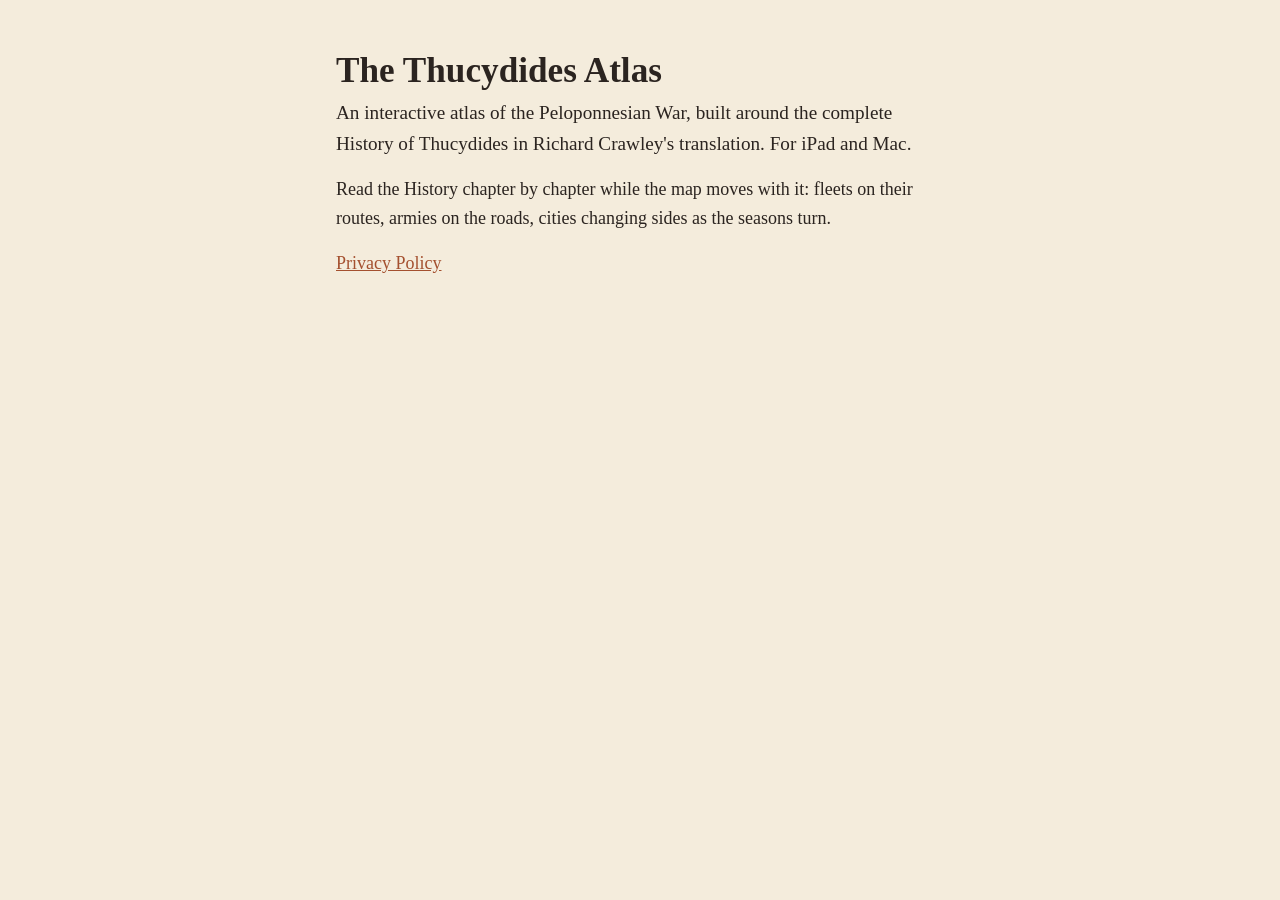
<file: index.html>
<!doctype html>
<html lang="en">
<head>
<meta charset="utf-8">
<meta name="viewport" content="width=device-width, initial-scale=1">
<title>The Thucydides Atlas</title>
<meta name="description" content="An interactive atlas of the Peloponnesian War, built around the History of Thucydides, for iPad and Mac.">
<link rel="stylesheet" href="style.css">
</head>
<body>
<main>
  <h1>The Thucydides Atlas</h1>
  <p class="lede">An interactive atlas of the Peloponnesian War, built around the complete History of Thucydides in Richard Crawley's translation. For iPad and Mac.</p>
  <p>Read the History chapter by chapter while the map moves with it: fleets on their routes, armies on the roads, cities changing sides as the seasons turn.</p>
  <p><a href="privacy.html">Privacy Policy</a></p>
</main>
</body>
</html>
</file>
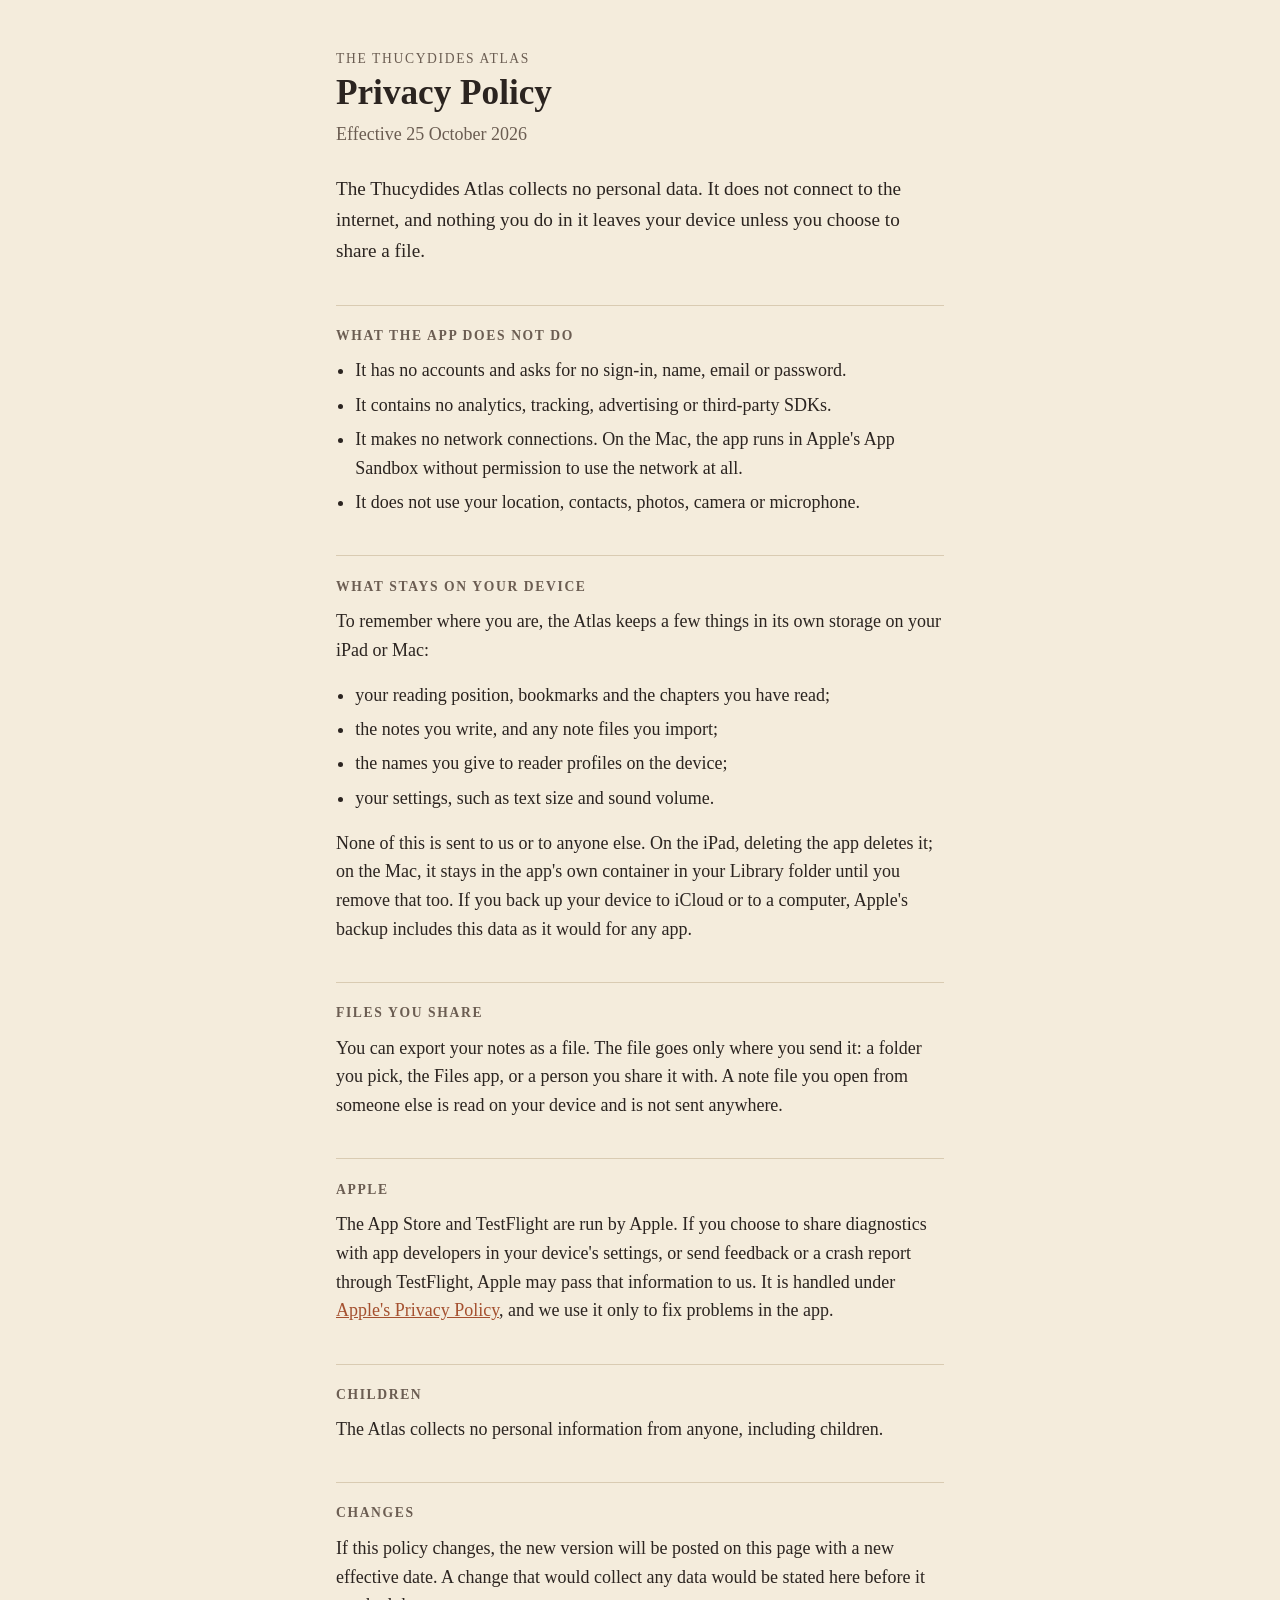
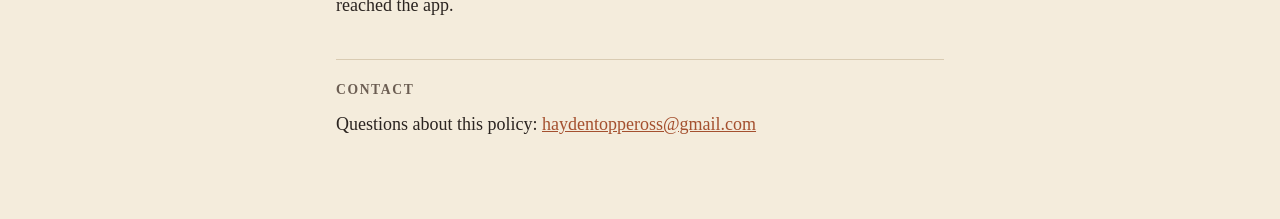
<file: privacy.html>
<!doctype html>
<html lang="en">
<head>
<meta charset="utf-8">
<meta name="viewport" content="width=device-width, initial-scale=1">
<title>Privacy Policy · The Thucydides Atlas</title>
<meta name="description" content="The Thucydides Atlas collects no personal data. It works offline, with no accounts, no analytics and no advertising.">
<link rel="stylesheet" href="style.css">
</head>
<body>
<main>
  <p class="eyebrow"><a href="./">The Thucydides Atlas</a></p>
  <h1>Privacy Policy</h1>
  <p class="date">Effective 25 October 2026</p>

  <p class="lede">The Thucydides Atlas collects no personal data. It does not connect to the internet, and nothing you do in it leaves your device unless you choose to share a file.</p>

  <h2>What the app does not do</h2>
  <ul>
    <li>It has no accounts and asks for no sign-in, name, email or password.</li>
    <li>It contains no analytics, tracking, advertising or third-party SDKs.</li>
    <li>It makes no network connections. On the Mac, the app runs in Apple's App Sandbox without permission to use the network at all.</li>
    <li>It does not use your location, contacts, photos, camera or microphone.</li>
  </ul>

  <h2>What stays on your device</h2>
  <p>To remember where you are, the Atlas keeps a few things in its own storage on your iPad or Mac:</p>
  <ul>
    <li>your reading position, bookmarks and the chapters you have read;</li>
    <li>the notes you write, and any note files you import;</li>
    <li>the names you give to reader profiles on the device;</li>
    <li>your settings, such as text size and sound volume.</li>
  </ul>
  <p>None of this is sent to us or to anyone else. On the iPad, deleting the app deletes it; on the Mac, it stays in the app's own container in your Library folder until you remove that too. If you back up your device to iCloud or to a computer, Apple's backup includes this data as it would for any app.</p>

  <h2>Files you share</h2>
  <p>You can export your notes as a file. The file goes only where you send it: a folder you pick, the Files app, or a person you share it with. A note file you open from someone else is read on your device and is not sent anywhere.</p>

  <h2>Apple</h2>
  <p>The App Store and TestFlight are run by Apple. If you choose to share diagnostics with app developers in your device's settings, or send feedback or a crash report through TestFlight, Apple may pass that information to us. It is handled under <a href="https://www.apple.com/legal/privacy/">Apple's Privacy Policy</a>, and we use it only to fix problems in the app.</p>

  <h2>Children</h2>
  <p>The Atlas collects no personal information from anyone, including children.</p>

  <h2>Changes</h2>
  <p>If this policy changes, the new version will be posted on this page with a new effective date. A change that would collect any data would be stated here before it reached the app.</p>

  <h2>Contact</h2>
  <p>Questions about this policy: <a href="mailto:haydentoppeross@gmail.com">haydentoppeross@gmail.com</a></p>
</main>
</body>
</html>
</file>
<file: style.css>
:root {
  --paper: #f4ecdc;
  --ink: #2b2420;
  --muted: #6b5d52;
  --accent: #a4502f;
  --rule: #d9cbb2;
}
@media (prefers-color-scheme: dark) {
  :root {
    --paper: #1b1917;
    --ink: #ebe3d4;
    --muted: #a99d8e;
    --accent: #d98a64;
    --rule: #3a342e;
  }
}
* { box-sizing: border-box; }
html { -webkit-text-size-adjust: 100%; }
body {
  margin: 0;
  background: var(--paper);
  color: var(--ink);
  font: 18px/1.6 "Iowan Old Style", "Palatino Linotype", Palatino, Georgia, serif;
}
main { max-width: 40rem; margin: 0 auto; padding: 3rem 16px 4rem; }
h1 { font-size: 2.2rem; line-height: 1.15; margin: 0.2rem 0 0.4rem; font-weight: 600; }
h2 {
  font-size: 0.85rem; letter-spacing: 0.12em; text-transform: uppercase;
  color: var(--muted); margin: 2.4rem 0 0.6rem; padding-top: 1.2rem;
  border-top: 1px solid var(--rule); font-weight: 600;
}
p, ul { margin: 0 0 1rem; }
ul { padding-left: 1.2rem; }
li { margin-bottom: 0.35rem; }
a { color: var(--accent); }
.eyebrow { font-size: 0.85rem; letter-spacing: 0.12em; text-transform: uppercase; margin: 0; }
.eyebrow a { color: var(--muted); text-decoration: none; }
.date { color: var(--muted); margin-bottom: 1.6rem; }
.lede { font-size: 1.2rem; }
</file>
